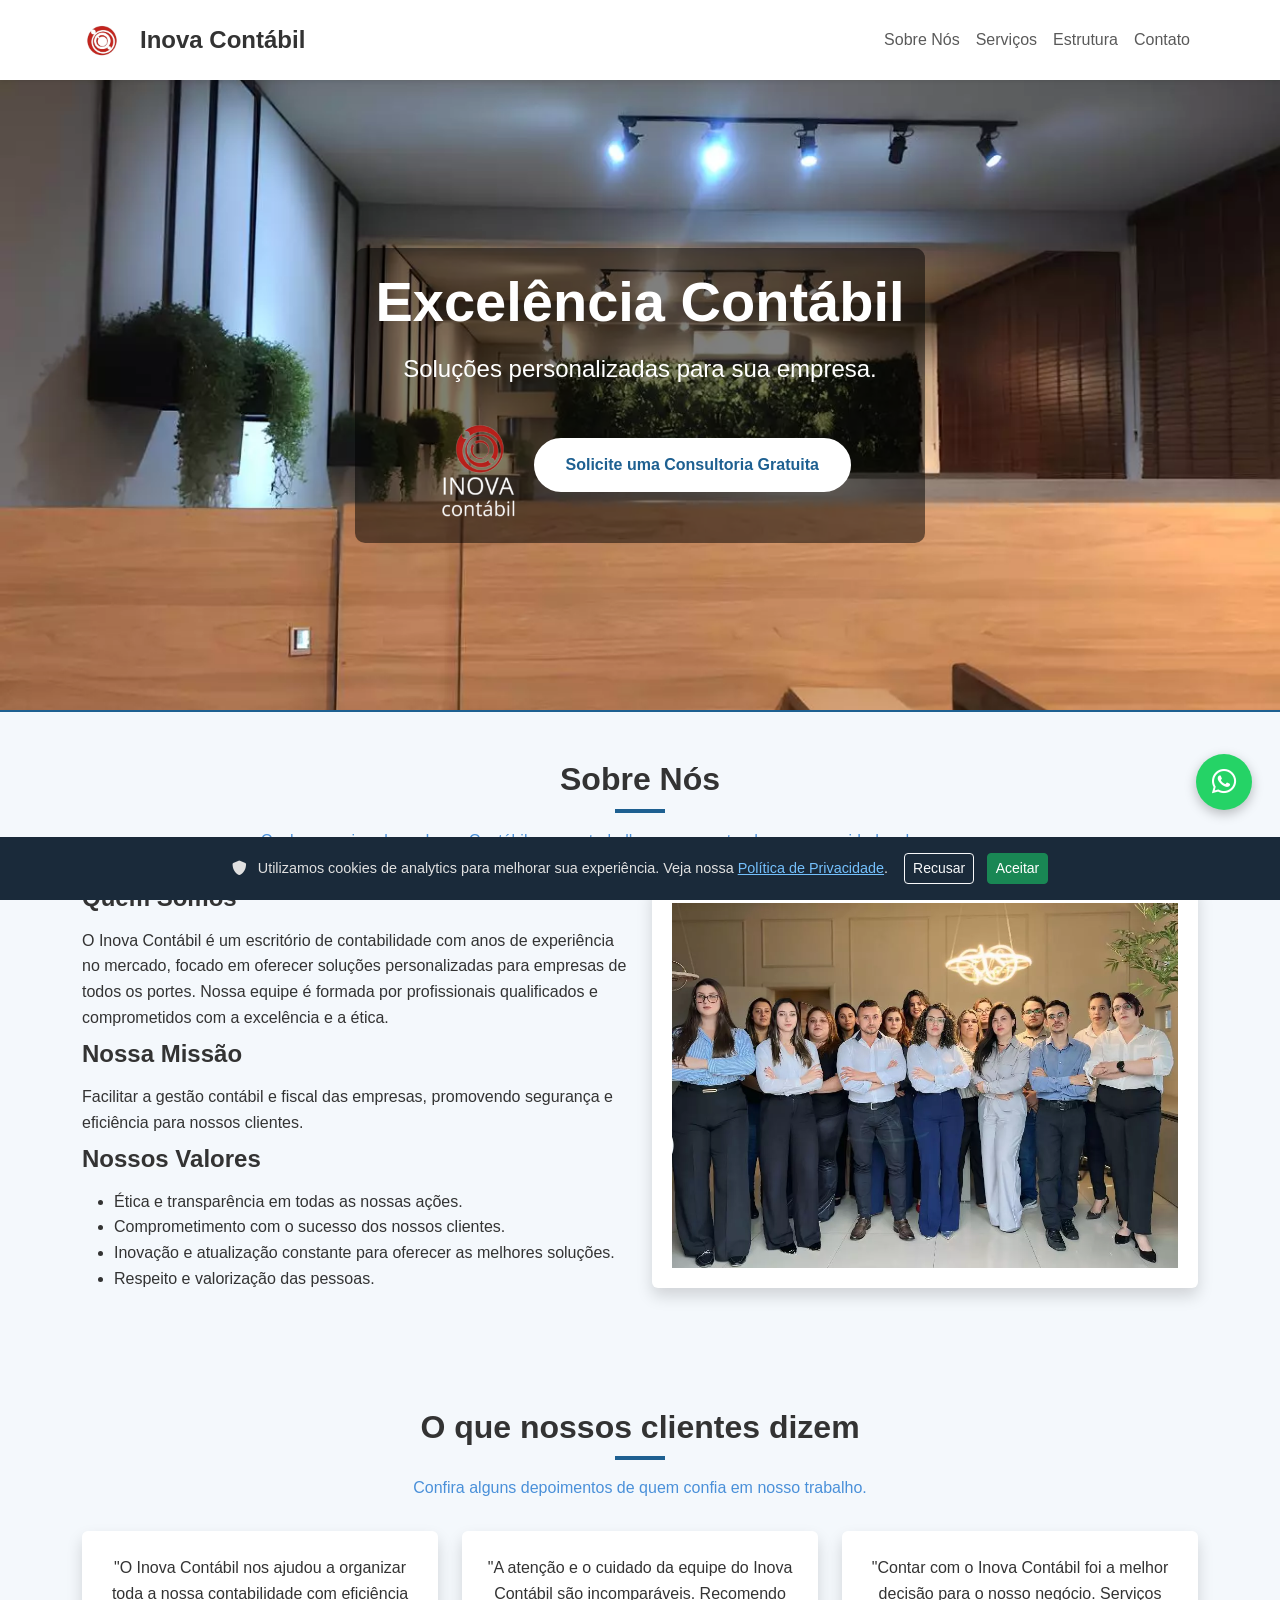
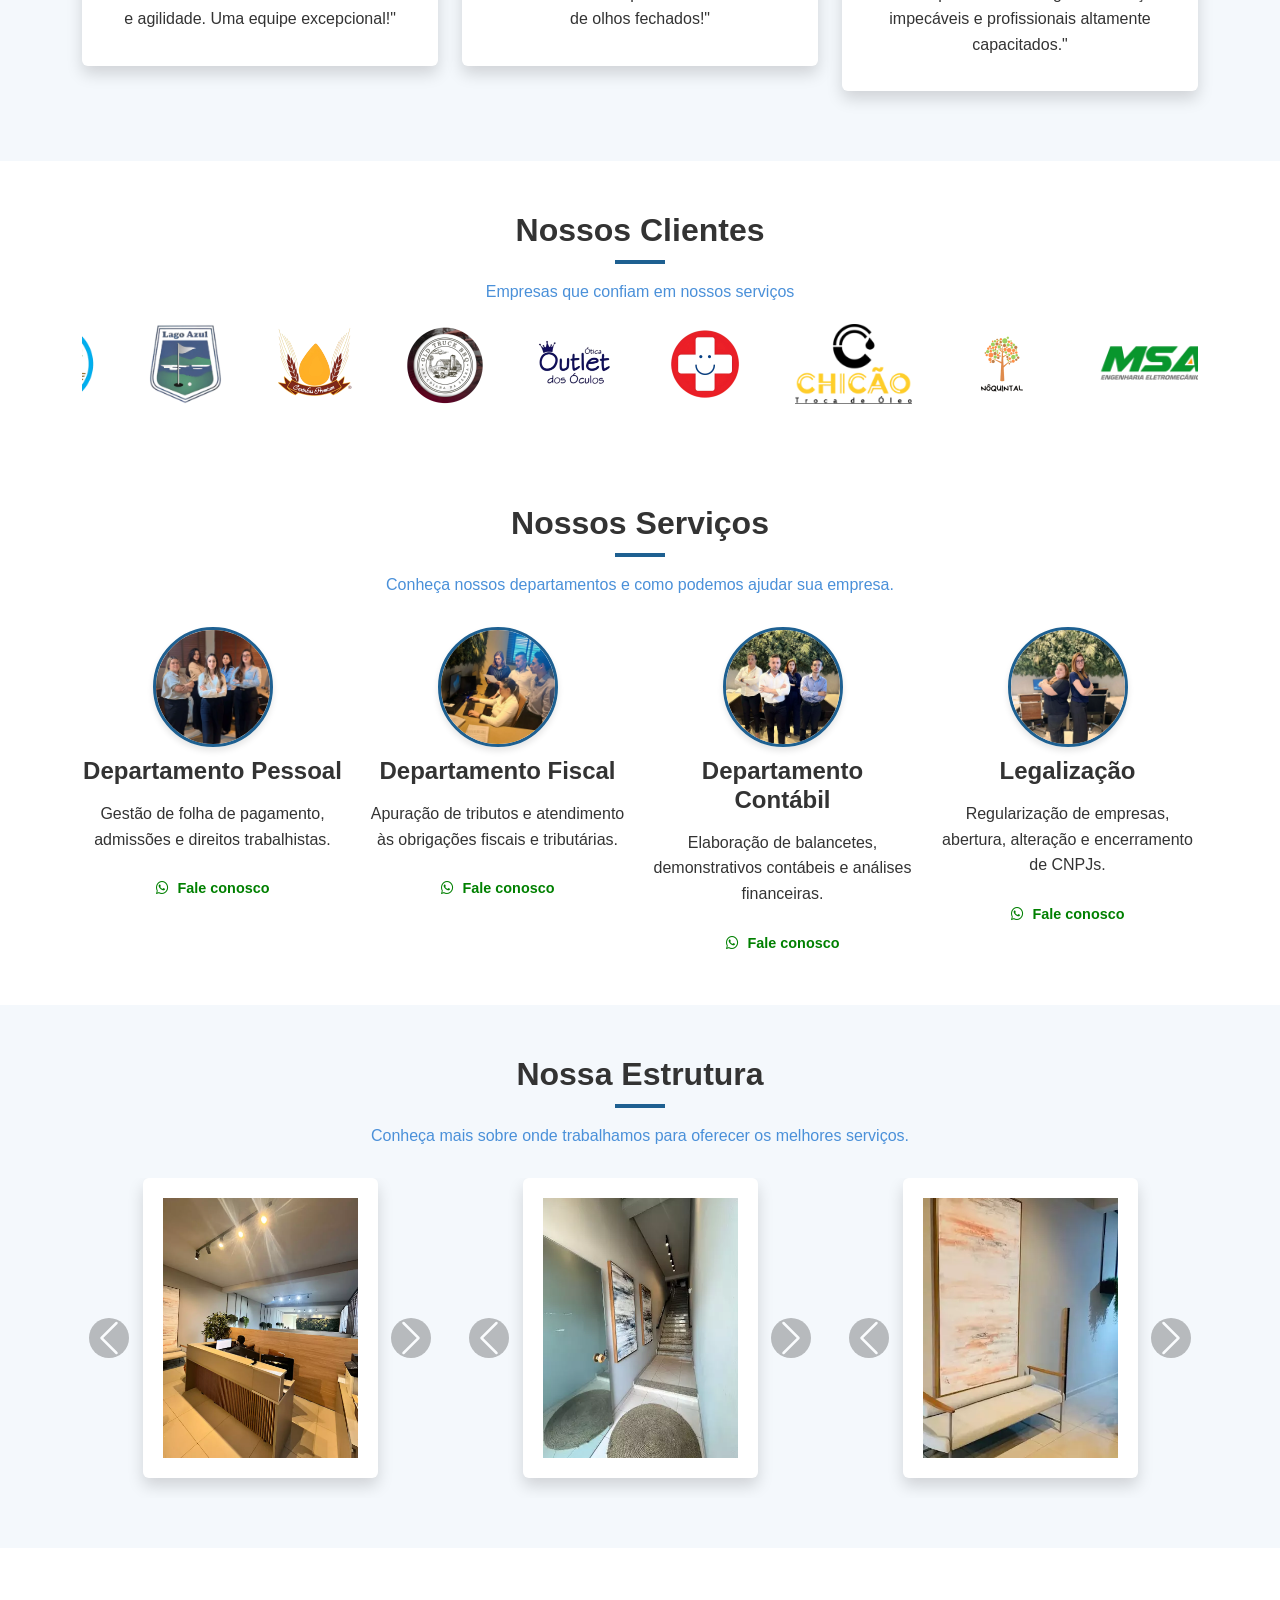
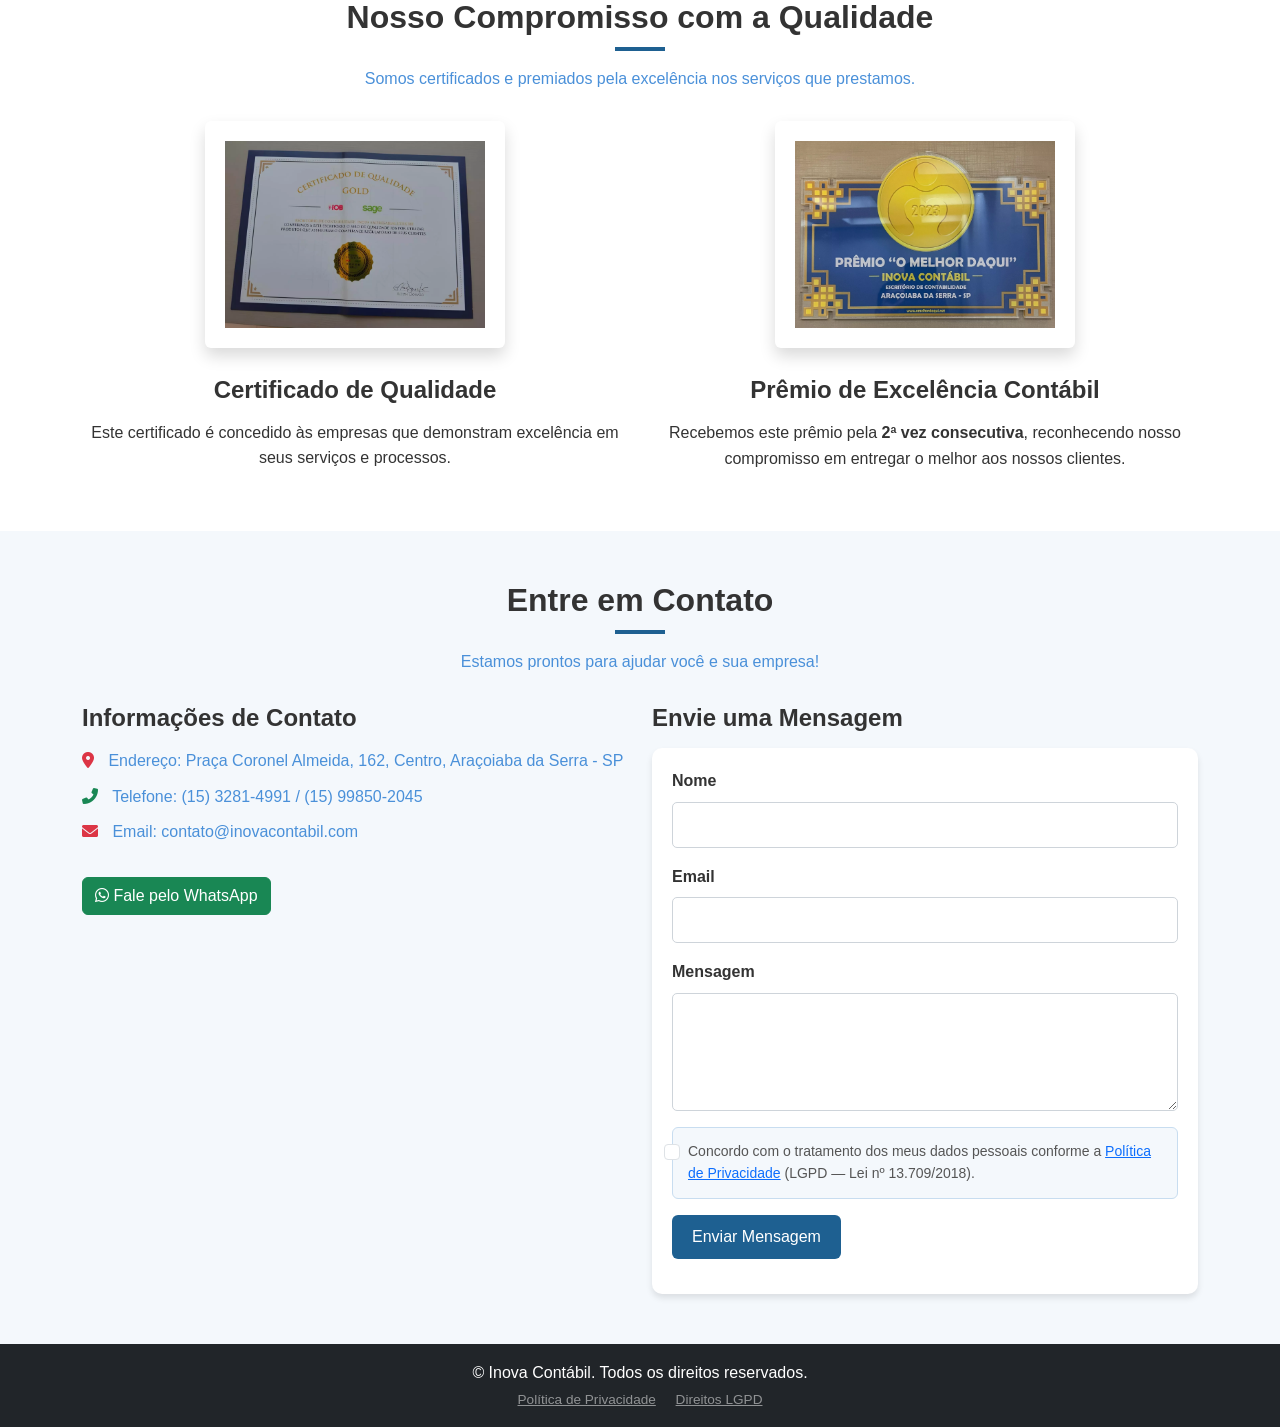
<file: index.html>
<!DOCTYPE html>
<html lang="pt-BR">
<head>
  <meta charset="UTF-8">
  <meta name="viewport" content="width=device-width, initial-scale=1.0">
  <meta name="description" content="Inova Contábil: escritório de contabilidade em Araçoiaba da Serra - SP. Departamento Pessoal, Fiscal, Contábil e Legalização de empresas.">
  <meta name="keywords" content="contabilidade araçoiaba da serra, escritório contábil, folha de pagamento, abertura de empresa, CND, certidão negativa">
  <meta name="author" content="Inova Contábil">
  <meta name="robots" content="index, follow">
  <title>Inova Contábil | Escritório de Contabilidade em Araçoiaba da Serra - SP</title>

  <!-- Open Graph / Redes Sociais -->
  <meta property="og:type" content="website">
  <meta property="og:title" content="Inova Contábil | Contabilidade em Araçoiaba da Serra">
  <meta property="og:description" content="Soluções contábeis personalizadas: Departamento Pessoal, Fiscal, Contábil e Legalização de empresas.">
  <meta property="og:image" content="img/banner1.webp">
  <meta property="og:locale" content="pt_BR">

  <link rel="icon" type="image/webp" href="img/logo1.webp">
  <link rel="preload" as="image" href="img/banner1.webp">

  <!-- Bootstrap CSS -->
  <link href="https://cdn.jsdelivr.net/npm/bootstrap@5.3.0-alpha1/dist/css/bootstrap.min.css" rel="stylesheet">
  <!-- Font Awesome -->
  <link rel="stylesheet" href="https://cdnjs.cloudflare.com/ajax/libs/font-awesome/6.0.0-beta3/css/all.min.css">
  <!-- Custom CSS -->
  <link rel="stylesheet" href="css/style.css">

  <!-- Google Analytics — carregado apenas com consentimento (LGPD) -->
  <script>
    window.dataLayer = window.dataLayer || [];
    function gtag(){dataLayer.push(arguments);}

    function carregarGoogleAnalytics() {
      if (window._gaCarregado) return;
      window._gaCarregado = true;
      var s = document.createElement('script');
      s.async = true;
      s.src = 'https://www.googletagmanager.com/gtag/js?id=G-GGJWGQB54V';
      document.head.appendChild(s);
      s.onload = function() {
        gtag('js', new Date());
        gtag('config', 'G-GGJWGQB54V');
      };
    }

    if (localStorage.getItem('cookie-analytics') === 'aceito') {
      carregarGoogleAnalytics();
    }
  </script>

  <!-- Schema.org LocalBusiness -->
  <script type="application/ld+json">
  {
    "@context": "https://schema.org",
    "@type": "AccountingService",
    "name": "Inova Contábil",
    "description": "Escritório de contabilidade em Araçoiaba da Serra, SP. Serviços de Departamento Pessoal, Fiscal, Contábil e Legalização de empresas.",
    "address": {
      "@type": "PostalAddress",
      "streetAddress": "Praça Coronel Almeida, 162",
      "addressLocality": "Araçoiaba da Serra",
      "addressRegion": "SP",
      "postalCode": "18165-000",
      "addressCountry": "BR"
    },
    "telephone": "+55-15-3281-4991",
    "email": "contato@inovacontabil.com",
    "url": "https://www.inovacontabil.com",
    "openingHours": "Mo-Fr 08:00-18:00",
    "priceRange": "$$"
  }
  </script>

</head>
<body>
  <!-- Header / Navbar -->
  <header>
    <nav class="navbar navbar-expand-lg navbar-light bg-white shadow-sm">
      <div class="container">
        <a class="navbar-brand d-flex align-items-center" href="#">
          <img src="img/logo1.webp" alt="Logo Inova Contábil" class="navbar-logo me-2">
          <span class="navbar-text">Inova Contábil</span>
        </a>
        <button class="navbar-toggler" type="button" data-bs-toggle="collapse" 
                data-bs-target="#navbarNav" aria-controls="navbarNav" aria-expanded="false" 
                aria-label="Abrir navegação">
          <span class="navbar-toggler-icon"></span>
        </button>
        <div class="collapse navbar-collapse" id="navbarNav">
          <ul class="navbar-nav ms-auto text-center">
            <li class="nav-item"><a class="nav-link" href="#sobre">Sobre Nós</a></li>
            <li class="nav-item"><a class="nav-link" href="#departamentos">Serviços</a></li>
            <li class="nav-item"><a class="nav-link" href="#galeria">Estrutura</a></li>
            <li class="nav-item"><a class="nav-link" href="#contato">Contato</a></li>
          </ul>
        </div>
      </div>
    </nav>
  </header>

  <!-- Main Content -->
  <main>
    <!-- Hero Section -->
    <section id="hero" class="hero-section">
      <div class="hero-overlay">
        <h1 class="hero-title">Excelência Contábil</h1>
        <p class="hero-subtitle">Soluções personalizadas para sua empresa.</p>
        <img src="img/logo.webp" alt="Logo Inova Contábil" class="hero-logo">
        <a href="#contato" class="btn-hero">Solicite uma Consultoria Gratuita</a>
      </div>
    </section>

    <!-- Sobre Nós -->
    <section id="sobre" class="bg-light-custom">
      <div class="container">
        <div class="section-header text-center">
          <h2 class="section-title">Sobre Nós</h2>
          <p class="section-subtitle">Conheça mais sobre o Inova Contábil e como trabalhamos para atender as necessidades da sua empresa.</p>
        </div>
        <div class="row align-items-center">
          <div class="col-md-6">
            <h4>Quem Somos</h4>
            <p>O Inova Contábil é um escritório de contabilidade com anos de experiência no mercado, focado em oferecer soluções personalizadas para empresas de todos os portes. Nossa equipe é formada por profissionais qualificados e comprometidos com a excelência e a ética.</p>
            <h4>Nossa Missão</h4>
            <p>Facilitar a gestão contábil e fiscal das empresas, promovendo segurança e eficiência para nossos clientes.</p>
            <h4>Nossos Valores</h4>
            <ul>
              <li>Ética e transparência em todas as nossas ações.</li>
              <li>Comprometimento com o sucesso dos nossos clientes.</li>
              <li>Inovação e atualização constante para oferecer as melhores soluções.</li>
              <li>Respeito e valorização das pessoas.</li>
            </ul>
          </div>
          <div class="col-md-6 text-center">
            <img src="img/sobre-nos.webp" alt="Sobre Nós" class="img-fluid rounded shadow">
          </div>
        </div>
      </div>
    </section>

    <!-- Depoimentos -->
    <section id="depoimentos" class="bg-light-custom">
      <div class="container">
        <div class="section-header text-center">
          <h2 class="section-title">O que nossos clientes dizem</h2>
          <p class="section-subtitle">Confira alguns depoimentos de quem confia em nosso trabalho.</p>
        </div>
        <div class="row text-center">
          <div class="col-md-4">
            <div class="p-4 rounded shadow">
              <p>"O Inova Contábil nos ajudou a organizar toda a nossa contabilidade com eficiência e agilidade. Uma equipe excepcional!"</p>
              
            </div>
          </div>
          <div class="col-md-4">
            <div class="p-4 rounded shadow">
              <p>"A atenção e o cuidado da equipe do Inova Contábil são incomparáveis. Recomendo de olhos fechados!"</p>
              
            </div>
          </div>
          <div class="col-md-4">
            <div class="p-4 rounded shadow">
              <p>"Contar com o Inova Contábil foi a melhor decisão para o nosso negócio. Serviços impecáveis e profissionais altamente capacitados."</p>
              
            </div>
          </div>
        </div>
      </div>
    </section>

    <!-- Seção de Clientes -->
<section id="clientes" class="clientes-section">
  <div class="container text-center">
    <h2 class="section-title">Nossos Clientes</h2>
    <p class="section-subtitle">Empresas que confiam em nossos serviços</p>
    
    <div class="clientes-carousel">
      <div class="clientes-track">
        <img src="img/cliente1.webp" alt="Cliente 1">
        <img src="img/cliente2.webp" alt="Cliente 2">
        <img src="img/cliente3.webp" alt="Cliente 3">
        <img src="img/cliente5.webp" alt="Cliente 5">
        <img src="img/cliente6.webp" alt="Cliente 6">
        <img src="img/cliente7.webp" alt="Cliente 7">
        <img src="img/cliente8.webp" alt="Cliente 8">
        <img src="img/cliente9.webp" alt="Cliente 9">
        <img src="img/cliente10.webp" alt="Cliente 10">
      </div>
    </div>
  </div>
</section>

    <!-- Serviços -->
    <section id="departamentos" class="bg-white">
      <div class="container">
        <div class="section-header text-center">
          <h2 class="section-title">Nossos Serviços</h2>
          <p class="section-subtitle">Conheça nossos departamentos e como podemos ajudar sua empresa.</p>
        </div>
        <div class="row text-center">
          <div class="col-lg-3 col-md-6">
            <img src="img/pessoal.webp" alt="Departamento Pessoal" class="img-fluid team-photo rounded-circle">
            <h4>Departamento Pessoal</h4>
            <p>Gestão de folha de pagamento, admissões e direitos trabalhistas.</p>
            <a href="https://wa.me/5515998502045" target="_blank" class="contact-link"><i class="fab fa-whatsapp"></i> Fale conosco</a>
          </div>
          <div class="col-lg-3 col-md-6">
            <img src="img/fiscal.webp" alt="Departamento Fiscal" class="img-fluid team-photo rounded-circle">
            <h4>Departamento Fiscal</h4>
            <p>Apuração de tributos e atendimento às obrigações fiscais e tributárias.</p>
            <a href="https://wa.me/5515998502045" target="_blank" class="contact-link"><i class="fab fa-whatsapp"></i> Fale conosco</a>
          </div>
          <div class="col-lg-3 col-md-6">
            <img src="img/contabil.webp" alt="Departamento Contábil" class="img-fluid team-photo rounded-circle">
            <h4>Departamento Contábil</h4>
            <p>Elaboração de balancetes, demonstrativos contábeis e análises financeiras.</p>
            <a href="https://wa.me/5515998502045" target="_blank" class="contact-link"><i class="fab fa-whatsapp"></i> Fale conosco</a>
          </div>
          <div class="col-lg-3 col-md-6">
            <img src="img/legalizacao.webp" alt="Legalização" class="img-fluid team-photo rounded-circle">
            <h4>Legalização</h4>
            <p>Regularização de empresas, abertura, alteração e encerramento de CNPJs.</p>
            <a href="https://wa.me/5515998502045" target="_blank" class="contact-link"><i class="fab fa-whatsapp"></i> Fale conosco</a>
          </div>
        </div>
      </div>
    </section>

    <!-- Galeria / Nossa Estrutura -->
    <section id="galeria" class="bg-light-custom">
      <div class="container">
        <div class="section-header text-center">
          <h2 class="section-title">Nossa Estrutura</h2>
          <p class="section-subtitle">Conheça mais sobre onde trabalhamos para oferecer os melhores serviços.</p>
        </div>
        <div class="row">
          <div class="col-md-4">
            <div id="carouselSalaReunioes" class="carousel slide" data-bs-ride="carousel">
              <div class="carousel-inner">
                <div class="carousel-item active">
                  <img src="img/sala1.webp" class="img-fluid rounded shadow" alt="Sala de Reuniões 1">
                </div>
                <div class="carousel-item">
                  <img src="img/sala2.webp" class="img-fluid rounded shadow" alt="Sala de Reuniões 2">
                </div>
                <div class="carousel-item">
                  <img src="img/sala3.webp" class="img-fluid rounded shadow" alt="Sala de Reuniões 3">
                </div>
              </div>
              <button class="carousel-control-prev" type="button" data-bs-target="#carouselSalaReunioes" data-bs-slide="prev">
                <span class="carousel-control-prev-icon" aria-hidden="true"></span>
                <span class="visually-hidden">Anterior</span>
              </button>
              <button class="carousel-control-next" type="button" data-bs-target="#carouselSalaReunioes" data-bs-slide="next">
                <span class="carousel-control-next-icon" aria-hidden="true"></span>
                <span class="visually-hidden">Próximo</span>
              </button>
            </div>
          </div>
          <div class="col-md-4">
            <div id="carouselRecepcao" class="carousel slide" data-bs-ride="carousel">
              <div class="carousel-inner">
                <div class="carousel-item active">
                  <img src="img/recepcao1.webp" class="img-fluid rounded shadow" alt="Recepção 1">
                </div>
                <div class="carousel-item">
                  <img src="img/recepcao2.webp" class="img-fluid rounded shadow" alt="Recepção 2">
                </div>
              </div>
              <button class="carousel-control-prev" type="button" data-bs-target="#carouselRecepcao" data-bs-slide="prev">
                <span class="carousel-control-prev-icon" aria-hidden="true"></span>
                <span class="visually-hidden">Anterior</span>
              </button>
              <button class="carousel-control-next" type="button" data-bs-target="#carouselRecepcao" data-bs-slide="next">
                <span class="carousel-control-next-icon" aria-hidden="true"></span>
                <span class="visually-hidden">Próximo</span>
              </button>
            </div>
          </div>
          <div class="col-md-4">
            <div id="carouselAtendimento" class="carousel slide" data-bs-ride="carousel">
              <div class="carousel-inner">
                <div class="carousel-item active">
                  <img src="img/atendimento1.webp" class="img-fluid rounded shadow" alt="Área de Atendimento 1">
                </div>
                <div class="carousel-item">
                  <img src="img/atendimento2.webp" class="img-fluid rounded shadow" alt="Área de Atendimento 2">
                </div>
              </div>
              <button class="carousel-control-prev" type="button" data-bs-target="#carouselAtendimento" data-bs-slide="prev">
                <span class="carousel-control-prev-icon" aria-hidden="true"></span>
                <span class="visually-hidden">Anterior</span>
              </button>
              <button class="carousel-control-next" type="button" data-bs-target="#carouselAtendimento" data-bs-slide="next">
                <span class="carousel-control-next-icon" aria-hidden="true"></span>
                <span class="visually-hidden">Próximo</span>
              </button>
            </div>
          </div>
        </div>
      </div>
    </section>

    <!-- Certificados e Prêmios -->
    <section id="certificado" class="bg-white">
      <div class="container">
        <div class="section-header text-center">
          <h2 class="section-title">Nosso Compromisso com a Qualidade</h2>
          <p class="section-subtitle">Somos certificados e premiados pela excelência nos serviços que prestamos.</p>
        </div>
        <div class="row text-center">
          <div class="col-lg-6 col-md-12">
            <img src="img/certificado.webp" alt="Certificado de Qualidade" class="img-fluid rounded shadow" style="max-width: 300px;">
            <h4 class="mt-2">Certificado de Qualidade</h4>
            <p>Este certificado é concedido às empresas que demonstram excelência em seus serviços e processos.</p>
          </div>
          <div class="col-lg-6 col-md-12">
            <img src="img/premio.webp" alt="Prêmio de Excelência Contábil" class="img-fluid rounded shadow" style="max-width: 300px;">
            <h4 class="mt-2">Prêmio de Excelência Contábil</h4>
            <p>Recebemos este prêmio pela <strong>2ª vez consecutiva</strong>, reconhecendo nosso compromisso em entregar o melhor aos nossos clientes.</p>
          </div>
        </div>
      </div>
    </section>

<!-- Contato -->
<section id="contato" class="bg-light-custom">
  <div class="container">
    <div class="section-header text-center">
      <h2 class="section-title">Entre em Contato</h2>
      <p class="section-subtitle">Estamos prontos para ajudar você e sua empresa!</p>
    </div>
    <div class="row">
      <div class="col-md-6">
        <h4>Informações de Contato</h4>
        <ul class="list-unstyled contact-info">
          <li><i class="fas fa-map-marker-alt text-danger"></i> Endereço: Praça Coronel Almeida, 162, Centro, Araçoiaba da Serra - SP</li>
          <li><i class="fas fa-phone-alt text-success"></i> Telefone: (15) 3281-4991 / (15) 99850-2045</li>
          <li><i class="fas fa-envelope text-danger"></i> Email: contato@inovacontabil.com</li>
        </ul>
        <a href="https://wa.me/5515998502045" target="_blank" class="btn btn-success mt-3">
          <i class="fab fa-whatsapp"></i> Fale pelo WhatsApp
        </a>
        <div class="mt-4">
          <iframe src="https://www.google.com/maps/embed?pb=!1m18!1m12!1m3!1d3651.852556919639!2d-47.61059378491024!3d-23.501563364711394!2m3!1f0!2f0!3f0!3m2!1i1024!2i768!4f13.1!3m3!1m2!1s0x94c58962e53f8c1f%3A0x7cf32e0c888b5c3e!2sPra%C3%A7a%20Coronel%20Almeida%2C%20162%20-%20Centro%2C%20Ara%C3%A7oiaba%20da%20Serra%20-%20SP%2C%2018165-000!5e0!3m2!1spt-BR!2sbr!4v1674755264567!5m2!1spt-BR!2sbr" width="100%" height="300" style="border:0;" allowfullscreen="" loading="lazy" referrerpolicy="no-referrer-when-downgrade"></iframe>
        </div>
      </div>
      <div class="col-md-6">
        <h4>Envie uma Mensagem</h4>
        <form action="send-email.php" method="POST" class="contact-form">
          <input type="hidden" name="_subject" value="Nova mensagem de contato">
          <div class="mb-3">
            <label for="nome" class="form-label">Nome</label>
            <input type="text" class="form-control" id="nome" name="nome" required>
          </div>
          <div class="mb-3">
            <label for="email" class="form-label">Email</label>
            <input type="email" class="form-control" id="email" name="email" required>
          </div>
          <div class="mb-3">
            <label for="mensagem" class="form-label">Mensagem</label>
            <textarea class="form-control" id="mensagem" name="mensagem" rows="4" required></textarea>
          </div>
          <div class="mb-3 form-check lgpd-consent">
            <input type="checkbox" class="form-check-input" id="consentimento" name="consentimento" required>
            <label class="form-check-label" for="consentimento">
              Concordo com o tratamento dos meus dados pessoais conforme a
              <a href="politica-de-privacidade.html" target="_blank">Política de Privacidade</a>
              (LGPD — Lei nº 13.709/2018).
            </label>
          </div>
          <button type="submit" class="btn btn-success">Enviar Mensagem</button>
        </form>
      </div>
    </div>
  </div>
</section>

  <!-- Footer -->
  <footer class="bg-dark text-white text-center py-3">
    <p class="mb-1">&copy; <?php echo date("Y"); ?> Inova Contábil. Todos os direitos reservados.</p>
    <p class="mb-0" style="font-size: 0.85rem;">
      <a href="politica-de-privacidade.html" class="text-white-50 me-3">Política de Privacidade</a>
      <a href="solicitar-direitos.html" class="text-white-50">Direitos LGPD</a>
    </p>
  </footer>

  <!-- WhatsApp Flutuante -->
  <a href="https://wa.me/5515998502045" class="whatsapp-float" target="_blank" rel="noopener" aria-label="Fale pelo WhatsApp">
    <i class="fab fa-whatsapp"></i>
  </a>

  <!-- Banner de Consentimento de Cookies (LGPD) -->
  <div id="cookie-banner" class="cookie-banner" role="dialog" aria-live="polite" aria-label="Aviso de cookies">
    <div class="cookie-banner-content">
      <p>
        <i class="fas fa-shield-alt me-2"></i>
        Utilizamos cookies de analytics para melhorar sua experiência. Veja nossa
        <a href="politica-de-privacidade.html">Política de Privacidade</a>.
      </p>
      <div class="cookie-banner-buttons">
        <button class="btn btn-outline-light btn-sm me-2" onclick="recusarCookies()">Recusar</button>
        <button class="btn btn-success btn-sm" onclick="aceitarCookies()">Aceitar</button>
      </div>
    </div>
  </div>

  <!-- Bootstrap JS -->
  <script src="https://cdn.jsdelivr.net/npm/bootstrap@5.3.0-alpha1/dist/js/bootstrap.bundle.min.js"></script>
  <!-- Custom JS -->
  <script src="js/script.js"></script>
</body>
</html>
</file>
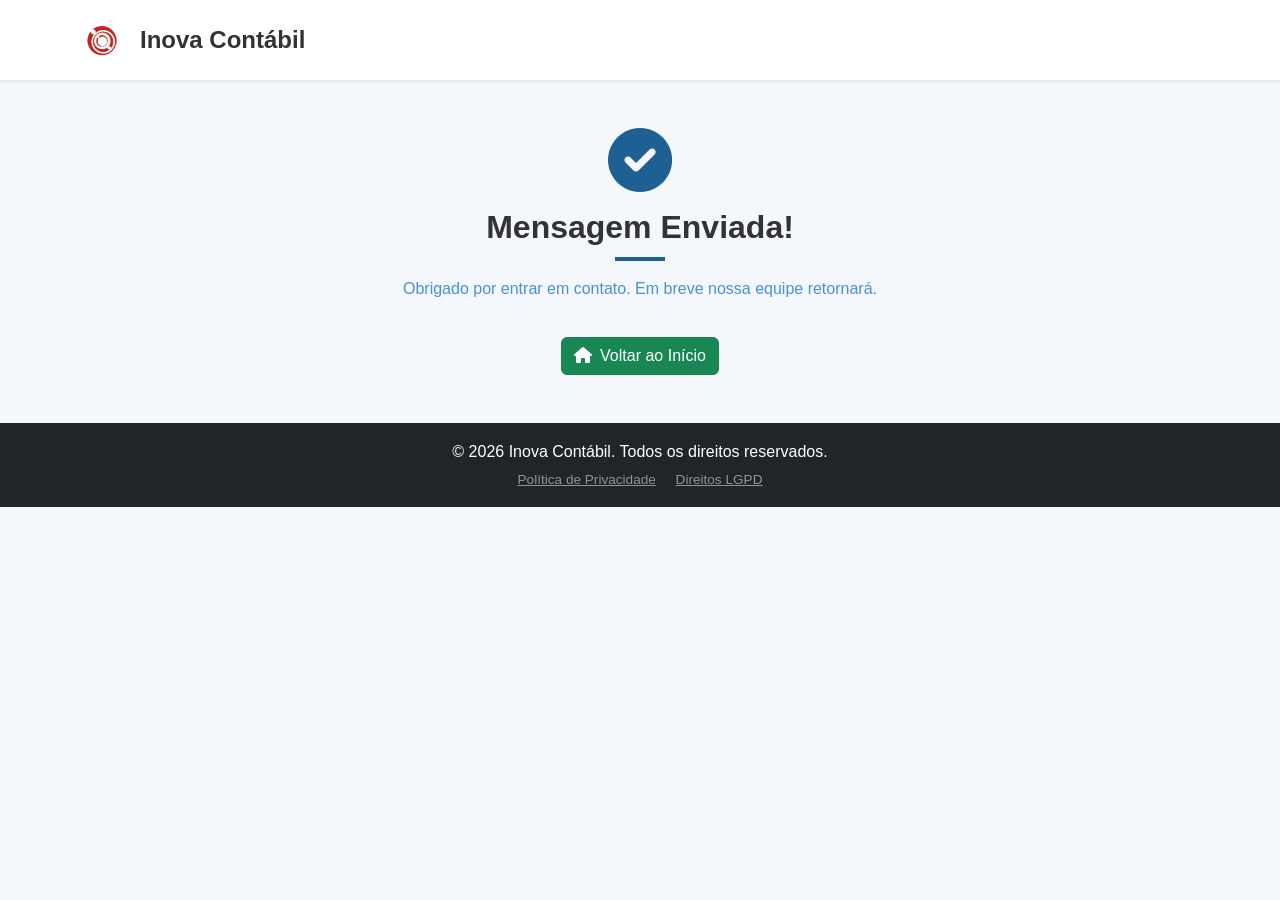
<file: obrigado.html>
<!DOCTYPE html>
<html lang="pt-BR">
<head>
  <meta charset="UTF-8">
  <meta name="viewport" content="width=device-width, initial-scale=1.0">
  <meta name="robots" content="noindex">
  <title>Obrigado! | Inova Contábil</title>
  <link rel="icon" type="image/webp" href="img/logo1.webp">
  <link href="https://cdn.jsdelivr.net/npm/bootstrap@5.3.0-alpha1/dist/css/bootstrap.min.css" rel="stylesheet">
  <link rel="stylesheet" href="https://cdnjs.cloudflare.com/ajax/libs/font-awesome/6.0.0-beta3/css/all.min.css">
  <link rel="stylesheet" href="css/style.css">
</head>
<body class="bg-light-custom">
  <header>
    <nav class="navbar navbar-expand-lg navbar-light bg-white shadow-sm">
      <div class="container">
        <a class="navbar-brand d-flex align-items-center" href="index.html">
          <img src="img/logo1.webp" alt="Logo Inova Contábil" class="navbar-logo me-2">
          <span class="navbar-text">Inova Contábil</span>
        </a>
      </div>
    </nav>
  </header>

  <main>
    <section id="obrigado" class="py-5">
      <div class="container text-center">
        <div id="msg-contato">
          <i class="fas fa-check-circle fa-4x mb-3" style="color:#1e6091;"></i>
          <h1 class="section-title">Mensagem Enviada!</h1>
          <p class="section-subtitle">Obrigado por entrar em contato. Em breve nossa equipe retornará.</p>
        </div>
        <div id="msg-lgpd" style="display:none;">
          <i class="fas fa-user-shield fa-4x mb-3" style="color:#1e6091;"></i>
          <h1 class="section-title">Solicitação Registrada!</h1>
          <p class="section-subtitle">Recebemos sua solicitação LGPD. Responderemos em até <strong>15 dias úteis</strong>.</p>
          <p class="text-muted" id="lgpd-id-info" style="font-size:0.9rem;"></p>
        </div>
        <a href="index.html" class="btn btn-success mt-3">
          <i class="fas fa-home me-2"></i>Voltar ao Início
        </a>
      </div>
    </section>
  </main>

  <footer class="bg-dark text-white text-center py-3">
    <p class="mb-1">&copy; 2026 Inova Contábil. Todos os direitos reservados.</p>
    <p class="mb-0" style="font-size: 0.85rem;">
      <a href="politica-de-privacidade.html" class="text-white-50 me-3">Política de Privacidade</a>
      <a href="solicitar-direitos.html" class="text-white-50">Direitos LGPD</a>
    </p>
  </footer>

  <script src="https://cdn.jsdelivr.net/npm/bootstrap@5.3.0-alpha1/dist/js/bootstrap.bundle.min.js"></script>
  <script>
    const params = new URLSearchParams(window.location.search);
    if (params.get('lgpd') === '1') {
      document.getElementById('msg-contato').style.display = 'none';
      document.getElementById('msg-lgpd').style.display = 'block';
      const id = params.get('id');
      if (id) {
        document.getElementById('lgpd-id-info').textContent = 'ID da solicitação: ' + id;
      }
    }
  </script>
</body>
</html>
</file>
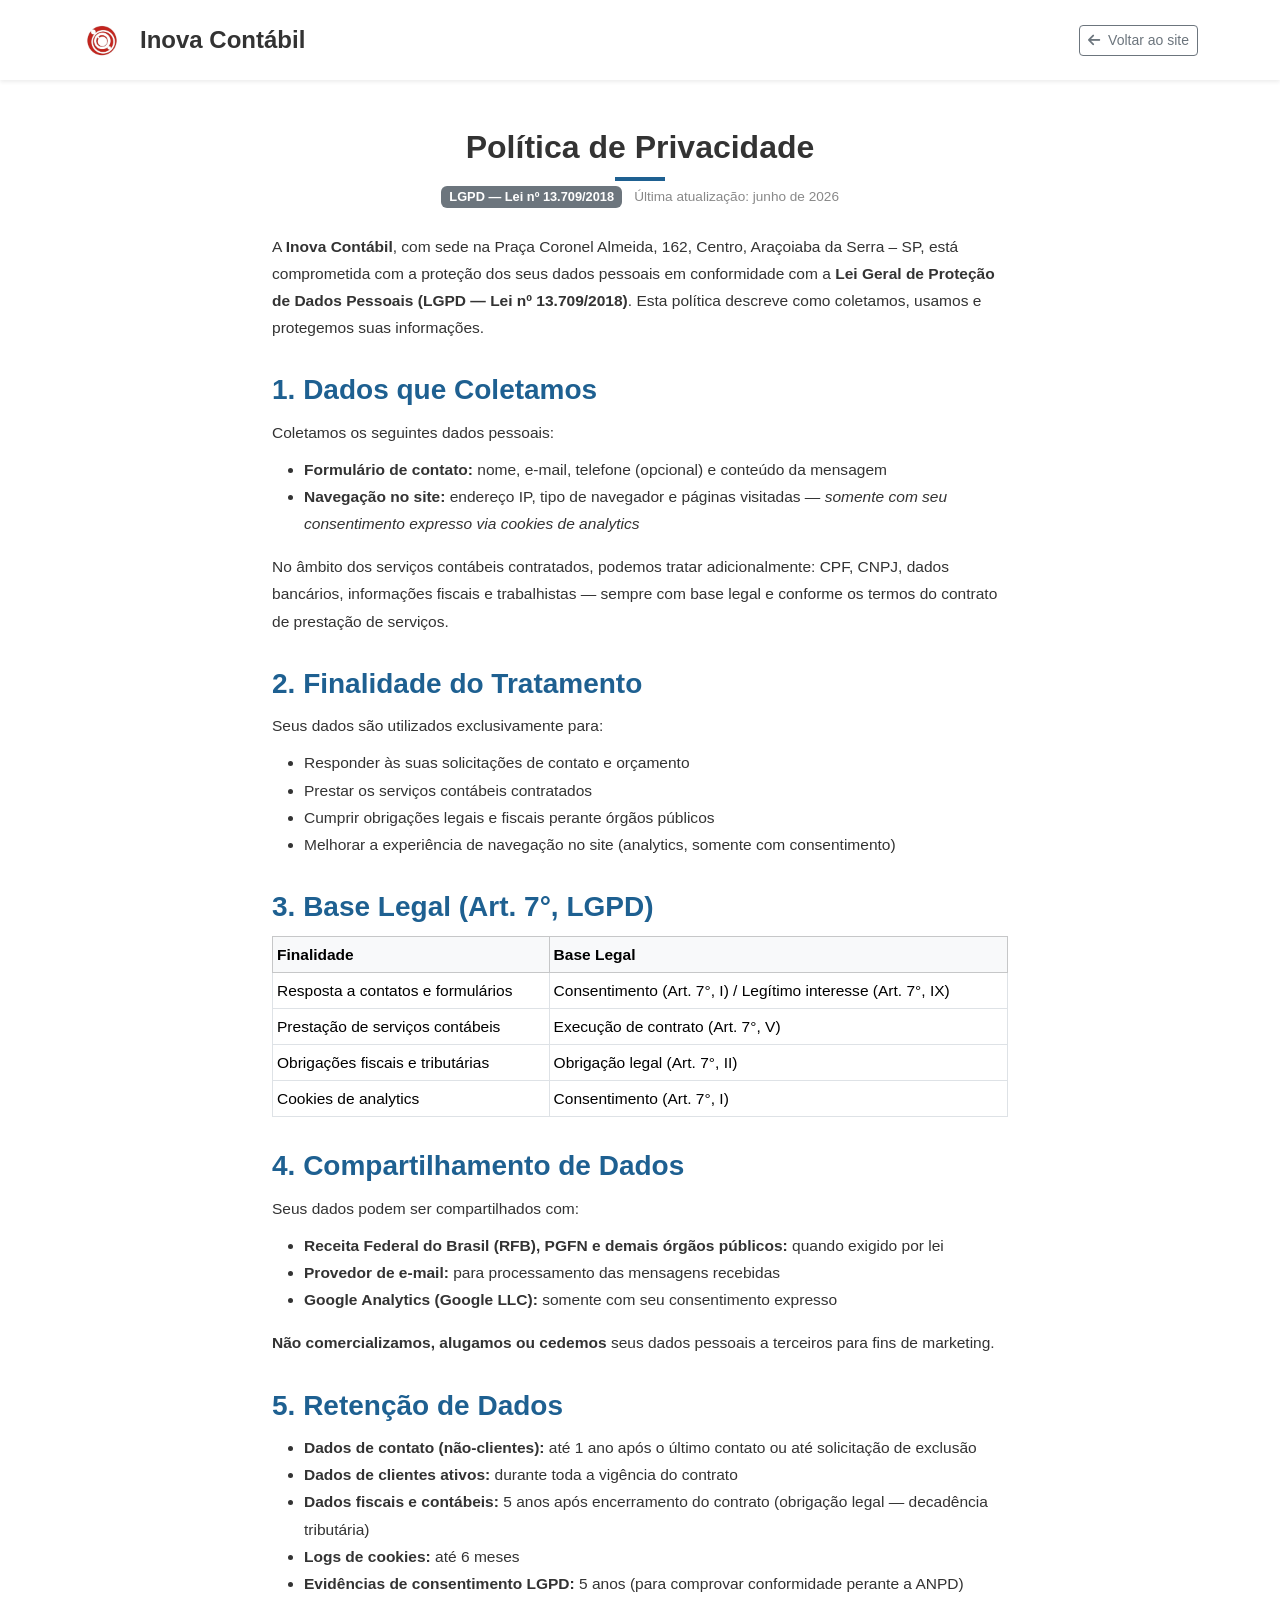
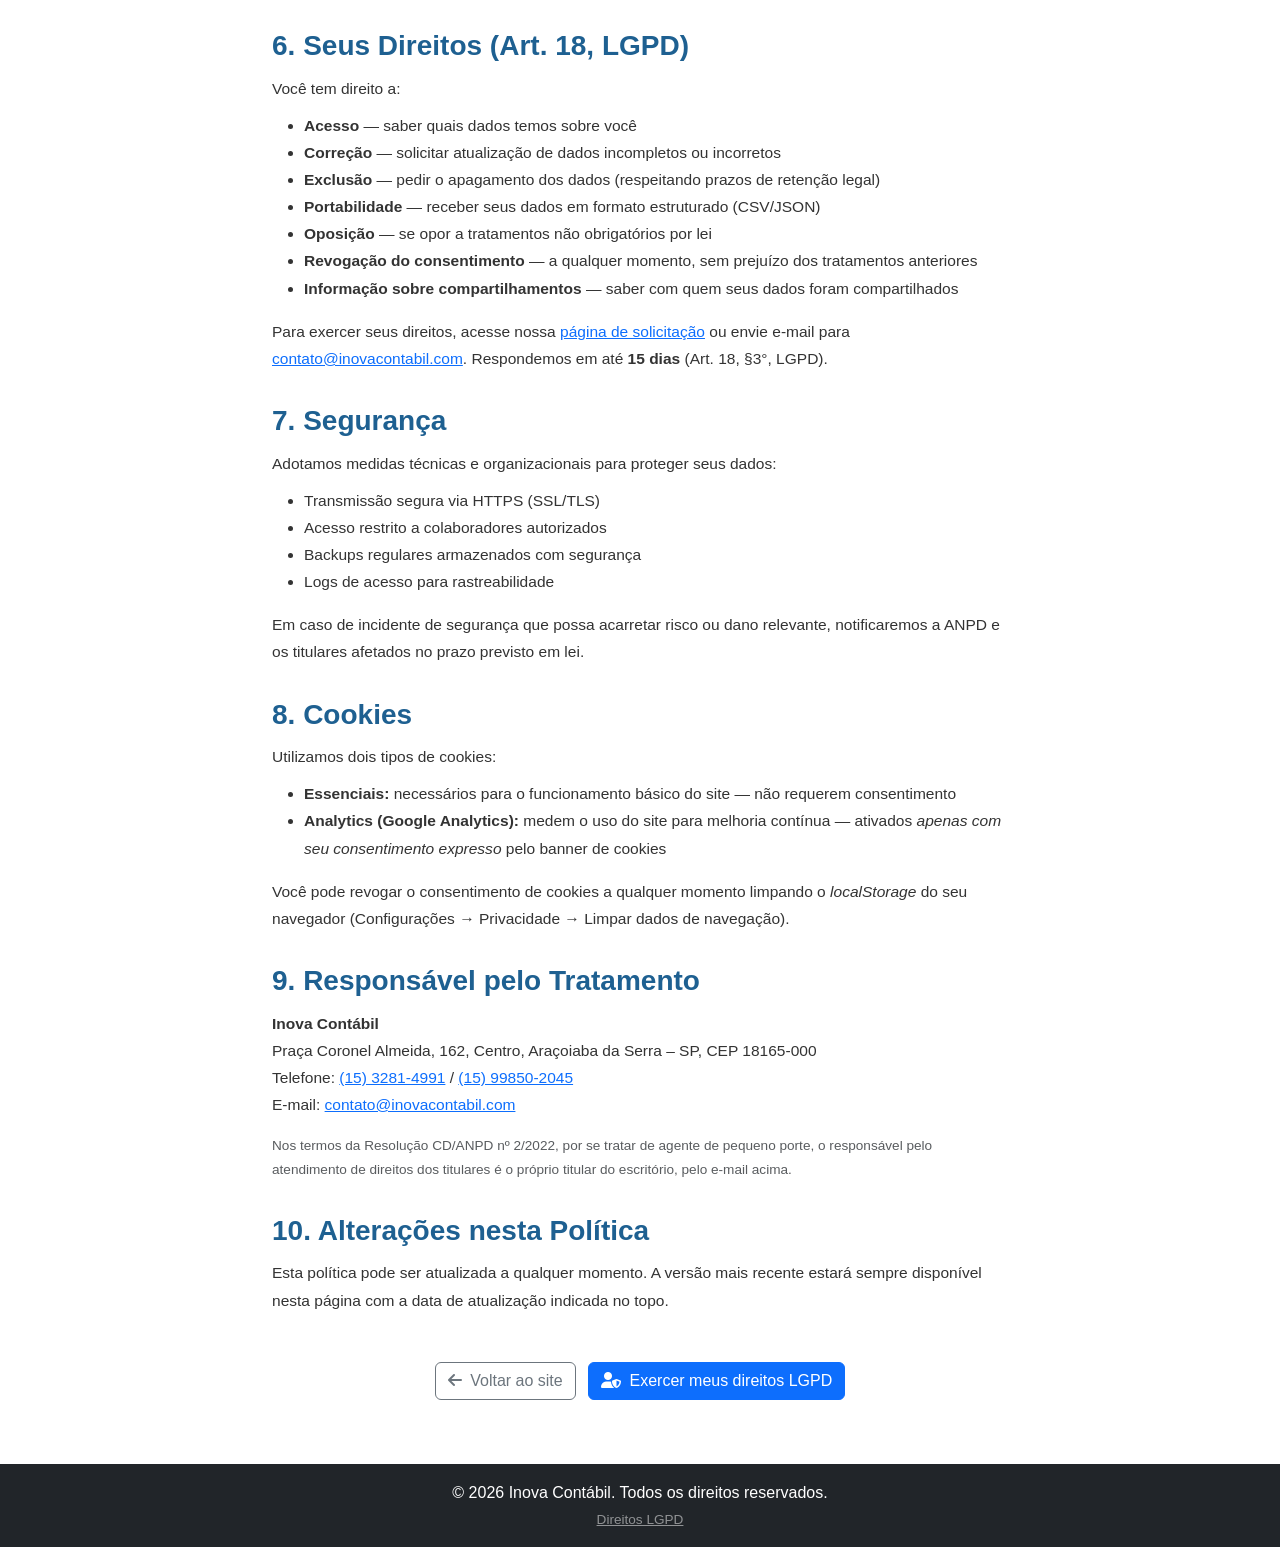
<file: politica-de-privacidade.html>
<!DOCTYPE html>
<html lang="pt-BR">
<head>
  <meta charset="UTF-8">
  <meta name="viewport" content="width=device-width, initial-scale=1.0">
  <meta name="description" content="Política de Privacidade da Inova Contábil — como tratamos seus dados pessoais conforme a LGPD.">
  <meta name="robots" content="noindex">
  <title>Política de Privacidade | Inova Contábil</title>
  <link rel="icon" type="image/webp" href="img/logo1.webp">
  <link href="https://cdn.jsdelivr.net/npm/bootstrap@5.3.0-alpha1/dist/css/bootstrap.min.css" rel="stylesheet">
  <link rel="stylesheet" href="https://cdnjs.cloudflare.com/ajax/libs/font-awesome/6.0.0-beta3/css/all.min.css">
  <link rel="stylesheet" href="css/style.css">
  <style>
    .politica-content h3 { color: #1e6091; margin-top: 2rem; margin-bottom: 0.75rem; }
    .politica-content { font-size: 0.97rem; line-height: 1.75; }
    .last-updated { font-size: 0.85rem; color: #888; }
    .badge-lgpd { background-color: #1e6091; font-size: 0.8rem; }
  </style>
</head>
<body>
  <header>
    <nav class="navbar navbar-expand-lg navbar-light bg-white shadow-sm">
      <div class="container">
        <a class="navbar-brand d-flex align-items-center" href="index.html">
          <img src="img/logo1.webp" alt="Logo Inova Contábil" class="navbar-logo me-2">
          <span class="navbar-text">Inova Contábil</span>
        </a>
        <a href="index.html" class="btn btn-outline-secondary btn-sm">
          <i class="fas fa-arrow-left me-1"></i> Voltar ao site
        </a>
      </div>
    </nav>
  </header>

  <main>
    <section class="py-5">
      <div class="container">
        <div class="row justify-content-center">
          <div class="col-lg-8 politica-content">

            <h1 class="section-title text-center mb-1">Política de Privacidade</h1>
            <p class="text-center last-updated">
              <span class="badge bg-secondary badge-lgpd me-2">LGPD — Lei nº 13.709/2018</span>
              Última atualização: junho de 2026
            </p>

            <p class="mt-4">
              A <strong>Inova Contábil</strong>, com sede na Praça Coronel Almeida, 162, Centro,
              Araçoiaba da Serra – SP, está comprometida com a proteção dos seus dados pessoais
              em conformidade com a <strong>Lei Geral de Proteção de Dados Pessoais (LGPD — Lei nº 13.709/2018)</strong>.
              Esta política descreve como coletamos, usamos e protegemos suas informações.
            </p>

            <h3>1. Dados que Coletamos</h3>
            <p>Coletamos os seguintes dados pessoais:</p>
            <ul>
              <li><strong>Formulário de contato:</strong> nome, e-mail, telefone (opcional) e conteúdo da mensagem</li>
              <li><strong>Navegação no site:</strong> endereço IP, tipo de navegador e páginas visitadas —
                  <em>somente com seu consentimento expresso via cookies de analytics</em></li>
            </ul>
            <p>No âmbito dos serviços contábeis contratados, podemos tratar adicionalmente:
              CPF, CNPJ, dados bancários, informações fiscais e trabalhistas — sempre com base legal
              e conforme os termos do contrato de prestação de serviços.</p>

            <h3>2. Finalidade do Tratamento</h3>
            <p>Seus dados são utilizados exclusivamente para:</p>
            <ul>
              <li>Responder às suas solicitações de contato e orçamento</li>
              <li>Prestar os serviços contábeis contratados</li>
              <li>Cumprir obrigações legais e fiscais perante órgãos públicos</li>
              <li>Melhorar a experiência de navegação no site (analytics, somente com consentimento)</li>
            </ul>

            <h3>3. Base Legal (Art. 7°, LGPD)</h3>
            <table class="table table-bordered table-sm">
              <thead class="table-light">
                <tr><th>Finalidade</th><th>Base Legal</th></tr>
              </thead>
              <tbody>
                <tr><td>Resposta a contatos e formulários</td><td>Consentimento (Art. 7°, I) / Legítimo interesse (Art. 7°, IX)</td></tr>
                <tr><td>Prestação de serviços contábeis</td><td>Execução de contrato (Art. 7°, V)</td></tr>
                <tr><td>Obrigações fiscais e tributárias</td><td>Obrigação legal (Art. 7°, II)</td></tr>
                <tr><td>Cookies de analytics</td><td>Consentimento (Art. 7°, I)</td></tr>
              </tbody>
            </table>

            <h3>4. Compartilhamento de Dados</h3>
            <p>Seus dados podem ser compartilhados com:</p>
            <ul>
              <li><strong>Receita Federal do Brasil (RFB), PGFN e demais órgãos públicos:</strong> quando exigido por lei</li>
              <li><strong>Provedor de e-mail:</strong> para processamento das mensagens recebidas</li>
              <li><strong>Google Analytics (Google LLC):</strong> somente com seu consentimento expresso</li>
            </ul>
            <p><strong>Não comercializamos, alugamos ou cedemos</strong> seus dados pessoais a terceiros para fins de marketing.</p>

            <h3>5. Retenção de Dados</h3>
            <ul>
              <li><strong>Dados de contato (não-clientes):</strong> até 1 ano após o último contato ou até solicitação de exclusão</li>
              <li><strong>Dados de clientes ativos:</strong> durante toda a vigência do contrato</li>
              <li><strong>Dados fiscais e contábeis:</strong> 5 anos após encerramento do contrato (obrigação legal — decadência tributária)</li>
              <li><strong>Logs de cookies:</strong> até 6 meses</li>
              <li><strong>Evidências de consentimento LGPD:</strong> 5 anos (para comprovar conformidade perante a ANPD)</li>
            </ul>

            <h3>6. Seus Direitos (Art. 18, LGPD)</h3>
            <p>Você tem direito a:</p>
            <ul>
              <li><strong>Acesso</strong> — saber quais dados temos sobre você</li>
              <li><strong>Correção</strong> — solicitar atualização de dados incompletos ou incorretos</li>
              <li><strong>Exclusão</strong> — pedir o apagamento dos dados (respeitando prazos de retenção legal)</li>
              <li><strong>Portabilidade</strong> — receber seus dados em formato estruturado (CSV/JSON)</li>
              <li><strong>Oposição</strong> — se opor a tratamentos não obrigatórios por lei</li>
              <li><strong>Revogação do consentimento</strong> — a qualquer momento, sem prejuízo dos tratamentos anteriores</li>
              <li><strong>Informação sobre compartilhamentos</strong> — saber com quem seus dados foram compartilhados</li>
            </ul>
            <p>
              Para exercer seus direitos, acesse nossa
              <a href="solicitar-direitos.html">página de solicitação</a> ou envie e-mail para
              <a href="mailto:contato@inovacontabil.com">contato@inovacontabil.com</a>.
              Respondemos em até <strong>15 dias</strong> (Art. 18, §3°, LGPD).
            </p>

            <h3>7. Segurança</h3>
            <p>Adotamos medidas técnicas e organizacionais para proteger seus dados:</p>
            <ul>
              <li>Transmissão segura via HTTPS (SSL/TLS)</li>
              <li>Acesso restrito a colaboradores autorizados</li>
              <li>Backups regulares armazenados com segurança</li>
              <li>Logs de acesso para rastreabilidade</li>
            </ul>
            <p>
              Em caso de incidente de segurança que possa acarretar risco ou dano relevante,
              notificaremos a ANPD e os titulares afetados no prazo previsto em lei.
            </p>

            <h3>8. Cookies</h3>
            <p>Utilizamos dois tipos de cookies:</p>
            <ul>
              <li><strong>Essenciais:</strong> necessários para o funcionamento básico do site — não requerem consentimento</li>
              <li><strong>Analytics (Google Analytics):</strong> medem o uso do site para melhoria contínua —
                  ativados <em>apenas com seu consentimento expresso</em> pelo banner de cookies</li>
            </ul>
            <p>
              Você pode revogar o consentimento de cookies a qualquer momento limpando o
              <em>localStorage</em> do seu navegador (Configurações → Privacidade → Limpar dados de navegação).
            </p>

            <h3>9. Responsável pelo Tratamento</h3>
            <address>
              <strong>Inova Contábil</strong><br>
              Praça Coronel Almeida, 162, Centro, Araçoiaba da Serra – SP, CEP 18165-000<br>
              Telefone: <a href="tel:+551532814991">(15) 3281-4991</a> /
                        <a href="tel:+5515998502045">(15) 99850-2045</a><br>
              E-mail: <a href="mailto:contato@inovacontabil.com">contato@inovacontabil.com</a>
            </address>
            <p class="text-muted" style="font-size:0.85rem;">
              Nos termos da Resolução CD/ANPD nº 2/2022, por se tratar de agente de pequeno porte,
              o responsável pelo atendimento de direitos dos titulares é o próprio titular do escritório,
              pelo e-mail acima.
            </p>

            <h3>10. Alterações nesta Política</h3>
            <p>
              Esta política pode ser atualizada a qualquer momento. A versão mais recente estará
              sempre disponível nesta página com a data de atualização indicada no topo.
            </p>

            <div class="text-center mt-5 pb-3">
              <a href="index.html" class="btn btn-outline-secondary me-2">
                <i class="fas fa-arrow-left me-1"></i> Voltar ao site
              </a>
              <a href="solicitar-direitos.html" class="btn btn-primary">
                <i class="fas fa-user-shield me-1"></i> Exercer meus direitos LGPD
              </a>
            </div>

          </div>
        </div>
      </div>
    </section>
  </main>

  <footer class="bg-dark text-white text-center py-3">
    <p class="mb-1">&copy; 2026 Inova Contábil. Todos os direitos reservados.</p>
    <p class="mb-0" style="font-size: 0.85rem;">
      <a href="solicitar-direitos.html" class="text-white-50">Direitos LGPD</a>
    </p>
  </footer>

  <script src="https://cdn.jsdelivr.net/npm/bootstrap@5.3.0-alpha1/dist/js/bootstrap.bundle.min.js"></script>
</body>
</html>
</file>
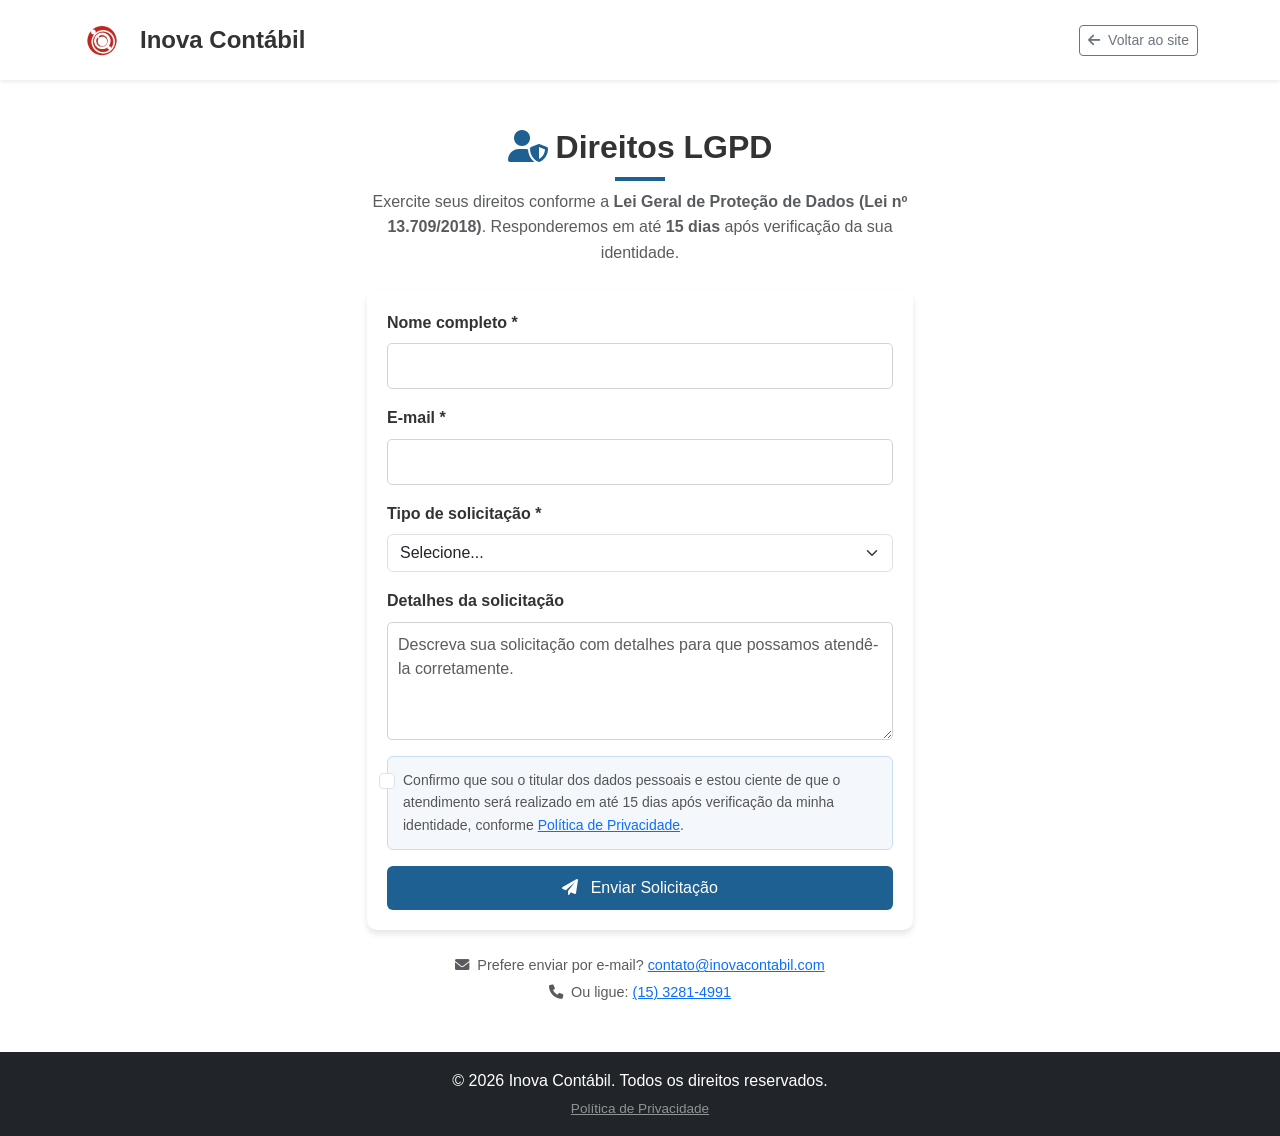
<file: solicitar-direitos.html>
<!DOCTYPE html>
<html lang="pt-BR">
<head>
  <meta charset="UTF-8">
  <meta name="viewport" content="width=device-width, initial-scale=1.0">
  <meta name="description" content="Solicite o exercício dos seus direitos previstos na LGPD junto à Inova Contábil.">
  <meta name="robots" content="noindex">
  <title>Direitos LGPD | Inova Contábil</title>
  <link rel="icon" type="image/webp" href="img/logo1.webp">
  <link href="https://cdn.jsdelivr.net/npm/bootstrap@5.3.0-alpha1/dist/css/bootstrap.min.css" rel="stylesheet">
  <link rel="stylesheet" href="https://cdnjs.cloudflare.com/ajax/libs/font-awesome/6.0.0-beta3/css/all.min.css">
  <link rel="stylesheet" href="css/style.css">
</head>
<body>
  <header>
    <nav class="navbar navbar-expand-lg navbar-light bg-white shadow-sm">
      <div class="container">
        <a class="navbar-brand d-flex align-items-center" href="index.html">
          <img src="img/logo1.webp" alt="Logo Inova Contábil" class="navbar-logo me-2">
          <span class="navbar-text">Inova Contábil</span>
        </a>
        <a href="index.html" class="btn btn-outline-secondary btn-sm">
          <i class="fas fa-arrow-left me-1"></i> Voltar ao site
        </a>
      </div>
    </nav>
  </header>

  <main>
    <section class="py-5">
      <div class="container">
        <div class="row justify-content-center">
          <div class="col-lg-6">

            <h1 class="section-title text-center mb-2">
              <i class="fas fa-user-shield me-2" style="color:#1e6091;"></i>Direitos LGPD
            </h1>
            <p class="text-center text-muted mb-4">
              Exercite seus direitos conforme a <strong>Lei Geral de Proteção de Dados (Lei nº 13.709/2018)</strong>.
              Responderemos em até <strong>15 dias</strong> após verificação da sua identidade.
            </p>

            <div class="contact-form">
              <form action="processar-direitos.php" method="POST" id="form-direitos" onsubmit="return validarFormDireitos()">

                <div class="mb-3">
                  <label for="nome" class="form-label">Nome completo *</label>
                  <input type="text" class="form-control" id="nome" name="nome" required>
                </div>

                <div class="mb-3">
                  <label for="email" class="form-label">E-mail *</label>
                  <input type="email" class="form-control" id="email" name="email" required>
                </div>

                <div class="mb-3">
                  <label for="tipo_direito" class="form-label">Tipo de solicitação *</label>
                  <select class="form-select" id="tipo_direito" name="tipo_direito" required>
                    <option value="" disabled selected>Selecione...</option>
                    <option value="acesso">Acesso — quero saber quais dados vocês têm sobre mim</option>
                    <option value="correcao">Correção — quero corrigir dados incorretos ou desatualizados</option>
                    <option value="exclusao">Exclusão — quero que meus dados sejam apagados</option>
                    <option value="portabilidade">Portabilidade — quero receber meus dados em formato estruturado</option>
                    <option value="oposicao">Oposição — quero me opor a um tratamento específico</option>
                    <option value="revogacao">Revogação — quero revogar meu consentimento</option>
                    <option value="outro">Outro</option>
                  </select>
                </div>

                <div class="mb-3">
                  <label for="detalhes" class="form-label">Detalhes da solicitação</label>
                  <textarea class="form-control" id="detalhes" name="detalhes" rows="4"
                    placeholder="Descreva sua solicitação com detalhes para que possamos atendê-la corretamente."></textarea>
                </div>

                <div class="mb-3 form-check lgpd-consent">
                  <input type="checkbox" class="form-check-input" id="confirmacao" name="confirmacao" required>
                  <label class="form-check-label" for="confirmacao">
                    Confirmo que sou o titular dos dados pessoais e estou ciente de que o atendimento
                    será realizado em até 15 dias após verificação da minha identidade, conforme
                    <a href="politica-de-privacidade.html" target="_blank">Política de Privacidade</a>.
                  </label>
                </div>

                <button type="submit" class="btn btn-success w-100">
                  <i class="fas fa-paper-plane me-2"></i> Enviar Solicitação
                </button>

              </form>
            </div>

            <div class="text-center mt-4 text-muted" style="font-size: 0.9rem;">
              <p class="mb-1">
                <i class="fas fa-envelope me-1"></i>
                Prefere enviar por e-mail?
                <a href="mailto:contato@inovacontabil.com">contato@inovacontabil.com</a>
              </p>
              <p class="mb-0">
                <i class="fas fa-phone me-1"></i>
                Ou ligue: <a href="tel:+551532814991">(15) 3281-4991</a>
              </p>
            </div>

          </div>
        </div>
      </div>
    </section>
  </main>

  <footer class="bg-dark text-white text-center py-3">
    <p class="mb-1">&copy; 2026 Inova Contábil. Todos os direitos reservados.</p>
    <p class="mb-0" style="font-size: 0.85rem;">
      <a href="politica-de-privacidade.html" class="text-white-50">Política de Privacidade</a>
    </p>
  </footer>

  <script src="https://cdn.jsdelivr.net/npm/bootstrap@5.3.0-alpha1/dist/js/bootstrap.bundle.min.js"></script>
  <script>
    function validarFormDireitos() {
      const tipo = document.getElementById('tipo_direito').value;
      if (!tipo) {
        alert('Por favor, selecione o tipo de solicitação.');
        return false;
      }
      return true;
    }
  </script>
</body>
</html>
</file>
<file: css/style.css>
/* Variáveis Globais */
:root {
  --primary-color: #1e6091;
  --secondary-color: #4a90d9;
  --text-color: #333333;
  --light-color: #ffffff;
  --dark-color: #1a2a3a;
  --hover-color: #154f78;
  --background-light: #f4f8fc;
  --background-dark: #1a2a3a;
  --box-shadow-default: 0 4px 6px rgba(0, 0, 0, 0.1);
  --font-size-title: 2rem;
  --font-size-subtitle: 1rem;
  --transition-duration: 0.3s;
}

/* Reset CSS */
* {
  margin: 0;
  padding: 0;
  box-sizing: border-box;
}

body {
  font-family: Arial, sans-serif;
  line-height: 1.6;
  color: var(--text-color);
}

h1, h2, h3, h4, h5, h6 {
  margin-bottom: 15px;
  font-weight: bold;
}

p {
  margin-bottom: 10px;
}

/* Utilitários */
.bg-light-custom {
  background-color: var(--background-light);
}

/* Destaque para seções (usado pelo IntersectionObserver) */
.highlight {
  outline: 2px solid var(--primary-color);
  transition: outline var(--transition-duration) ease;
}

/* Navbar */
.navbar-logo {
  width: 40px;
  height: auto;
  border-radius: 50%;
}

.navbar-text {
  font-size: 1.5rem;
  font-weight: bold;
  color: var(--text-color);
  margin-left: 10px;
}

/* Hero Section */
.hero-section {
  background: url('../img/banner1.webp') no-repeat center center/cover;
  height: 70vh;
  display: flex;
  align-items: center;
  justify-content: center;
  flex-direction: column;
  text-align: center;
}

.hero-overlay {
  background-color: rgba(0, 0, 0, 0.5);
  padding: 20px;
  border-radius: 10px;
}

.hero-title {
  font-size: 3.5rem;
  font-weight: bold;
  margin-bottom: 15px;
  color: var(--light-color);
}

.hero-subtitle {
  font-size: 1.5rem;
  margin-bottom: 20px;
  color: var(--light-color);
}

.hero-logo {
  width: 100px;
  height: auto;
  margin-top: 15px;
}

/* Seções Gerais */
section {
  padding: 50px 0;
}

.section-header {
  margin-bottom: 30px;
}

.section-title {
  font-size: var(--font-size-title);
  margin-bottom: 15px;
  color: var(--text-color);
  position: relative;
}

.section-title::after {
  content: "";
  display: block;
  width: 50px;
  height: 4px;
  background-color: var(--primary-color);
  margin: 10px auto 0;
}

.section-subtitle {
  font-size: var(--font-size-subtitle);
  color: var(--secondary-color);
  margin-bottom: 20px;
}

/* Imagens e Cards */
img {
  max-width: 100%;
  height: auto;
}

.rounded.shadow {
  padding: 20px;
  margin-bottom: 20px;
  background-color: var(--light-color);
  border-radius: 8px;
  box-shadow: var(--box-shadow-default);
}

/* Depoimentos */
#depoimentos .rounded {
  transition: transform var(--transition-duration) ease, box-shadow var(--transition-duration) ease;
  will-change: transform;
}

#depoimentos .rounded:hover {
  transform: translateY(-5px);
  box-shadow: 0 6px 10px rgba(0, 0, 0, 0.2);
}

/* Estilos para a seção de clientes */
.clientes-section {
  background-color: #ffffff;
  padding: 50px 0;
}

.clientes-carousel {
  width: 100%;
  overflow: hidden;
  position: relative;
  display: flex;
  justify-content: center;
}

.clientes-track {
  display: flex;
  gap: 50px;
  animation: scroll 20s linear infinite;
  width: calc(150px * 20); /* Ajusta o tamanho da faixa para rolagem contínua */
}

.clientes-track img {
  width: 120px;
  height: auto;
  max-height: 80px;
  object-fit: contain;
}

@keyframes scroll {
  from {
    transform: translateX(0);
  }
  to {
    transform: translateX(-50%);
  }
}

/* Fotos dos Departamentos */
.team-photo {
  width: 120px;
  height: 120px;
  object-fit: cover;
  border: 3px solid var(--primary-color);
  border-radius: 50%;
  box-shadow: var(--box-shadow-default);
  margin-bottom: 10px;
  transition: transform var(--transition-duration) ease, box-shadow var(--transition-duration) ease;
  will-change: transform;
}

.team-photo:hover {
  transform: scale(1.1);
  box-shadow: 0 6px 10px rgba(0, 0, 0, 0.2);
}

/* Link de Contato */
.contact-link {
  display: inline-block;
  margin-top: 15px;
  font-size: 0.9rem;
  font-weight: bold;
  color: green;
  text-decoration: none;
  transition: color var(--transition-duration) ease, transform var(--transition-duration) ease;
}

.contact-link i {
  margin-right: 5px;
}

.contact-link:hover {
  color: var(--text-color);
  transform: translateY(-2px);
}

/* Contato */
.contact-info li {
  font-size: 1rem;
  margin-bottom: 10px;
  color: var(--secondary-color);
}

.contact-info i {
  margin-right: 10px;
  color: var(--primary-color);
}

.contact-form {
  background-color: var(--light-color);
  padding: 20px;
  border-radius: 10px;
  box-shadow: var(--box-shadow-default);
}

.contact-form .form-label {
  font-weight: bold;
  color: var(--text-color);
}

.contact-form .form-control {
  border: 1px solid #ced4da;
  border-radius: 5px;
  margin-bottom: 15px;
  padding: 10px;
}

.contact-form .btn {
  background-color: var(--primary-color);
  color: var(--light-color);
  border: none; /* Remove a borda */
  transition: background-color var(--transition-duration) ease;
  padding: 10px 20px;
  font-size: 1rem;
}

.contact-form .btn:hover {
  background-color: var(--hover-color);
}

/* Footer */
footer {
  background-color: var(--dark-color);
  color: var(--light-color);
  padding: 15px 0;
}

/* Galeria */
.gallery-item {
  overflow: hidden;
  margin-bottom: 20px;
}

.gallery-item img {
  transition: transform var(--transition-duration) ease;
  will-change: transform;
}

.gallery-item img:hover {
  transform: scale(1.05);
}

.gallery-caption {
  margin-top: 10px;
  text-align: center;
  color: var(--text-color);
  font-weight: bold;
}

/* Certificados e Prêmios */
#certificado img {
  max-width: 300px;
  border-radius: 10px;
  box-shadow: var(--box-shadow-default);
  transition: transform var(--transition-duration) ease, box-shadow var(--transition-duration) ease;
  will-change: transform;
}

#certificado img:hover {
  transform: scale(1.05);
  box-shadow: 0 6px 10px rgba(0, 0, 0, 0.2);
}

#certificado h4 {
  font-size: 1.5rem;
  font-weight: bold;
  color: var(--text-color);
  margin-top: 15px;
}

/* Carrossel */
.carousel {
  display: flex;
  justify-content: center;
  align-items: center;
}

.carousel-item img {
  height: 300px;
  object-fit: cover;
  border-radius: 10px;
  margin: auto;
  transition: transform var(--transition-duration) ease;
  will-change: transform;
}

.carousel-control-prev-icon,
.carousel-control-next-icon {
  background-color: rgba(0, 0, 0, 0.5);
  border-radius: 50%;
  width: 40px;
  height: 40px;
}

.carousel-control-prev,
.carousel-control-next {
  display: flex;
  align-items: center;
  justify-content: center;
}

.carousel-inner {
  text-align: center;
}

/* Hero CTA Button */
.btn-hero {
  background-color: #fff;
  color: var(--primary-color);
  border: 2px solid #fff;
  padding: 12px 30px;
  font-size: 1rem;
  font-weight: bold;
  border-radius: 30px;
  transition: background-color var(--transition-duration) ease, color var(--transition-duration) ease, transform var(--transition-duration) ease;
  text-decoration: none;
  display: inline-block;
  margin-top: 1rem;
}

.btn-hero:hover {
  background-color: var(--primary-color);
  color: #fff;
  border-color: #fff;
  transform: translateY(-2px);
}

/* WhatsApp Flutuante */
.whatsapp-float {
  position: fixed;
  width: 56px;
  height: 56px;
  bottom: 90px;
  right: 28px;
  background-color: #25D366;
  color: #fff;
  border-radius: 50%;
  display: flex;
  align-items: center;
  justify-content: center;
  font-size: 1.75rem;
  box-shadow: 0 4px 12px rgba(0, 0, 0, 0.25);
  z-index: 1000;
  text-decoration: none;
  transition: background-color var(--transition-duration) ease, transform var(--transition-duration) ease;
}

.whatsapp-float:hover {
  background-color: #1da851;
  color: #fff;
  transform: scale(1.1);
}

/* Cookie Banner (LGPD) */
.cookie-banner {
  display: none;
  position: fixed;
  bottom: 0;
  left: 0;
  right: 0;
  background-color: #1a2a3a;
  color: #e0e0e0;
  z-index: 1050;
  padding: 1rem 1.5rem;
}

.cookie-banner-content {
  max-width: 1200px;
  margin: 0 auto;
  display: flex;
  align-items: center;
  justify-content: space-between;
  gap: 1rem;
  flex-wrap: wrap;
}

.cookie-banner p {
  margin: 0;
  font-size: 0.9rem;
}

.cookie-banner a {
  color: #74c0fc;
  text-decoration: underline;
}

.cookie-banner-buttons {
  white-space: nowrap;
  flex-shrink: 0;
}

/* LGPD Consent no formulário */
.lgpd-consent {
  background-color: #f4f8fc;
  padding: 12px 15px;
  border-radius: 6px;
  border: 1px solid #c8ddf0;
}

.lgpd-consent .form-check-label {
  font-size: 0.875rem;
  color: #555;
}

/* Responsividade */
@media (max-width: 575px) {
  .hero-title {
    font-size: 2rem;
  }
  .hero-subtitle {
    font-size: 0.9rem;
  }
  .navbar-logo {
    width: 30px;
  }
  #departamentos .col-lg-3 {
    flex: 0 0 100%;
    margin-bottom: 20px;
  }
  .team-photo {
    width: 100px;
    height: 100px;
  }
}

@media (max-width: 768px) {
  .carousel-item img {
    height: 200px;
  }
  .carousel-control-prev-icon,
  .carousel-control-next-icon {
    width: 30px;
    height: 30px;
  }
  .cookie-banner-content {
    flex-direction: column;
    text-align: center;
  }
  .cookie-banner-buttons {
    width: 100%;
    display: flex;
    justify-content: center;
    gap: 0.5rem;
  }
  .whatsapp-float {
    bottom: 100px;
    right: 20px;
    width: 50px;
    height: 50px;
    font-size: 1.5rem;
  }
}
</file>
